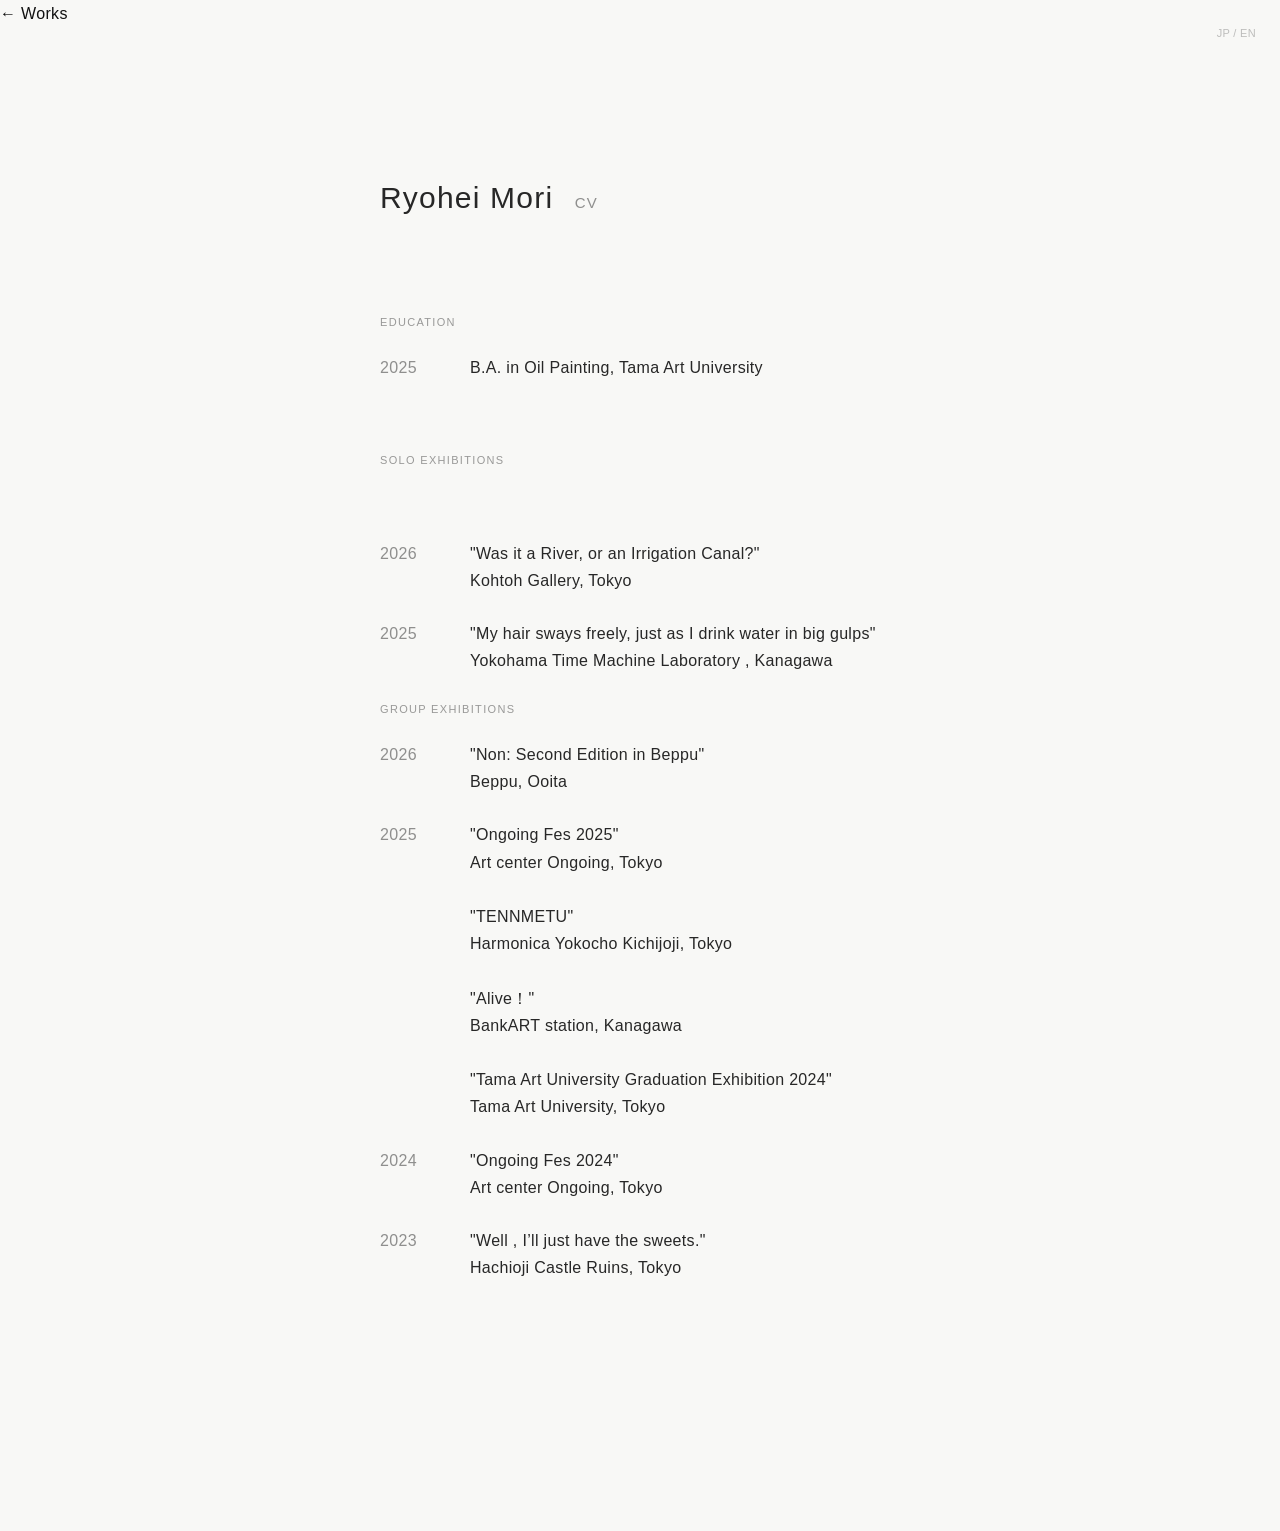
<file: cv.html>
<!DOCTYPE html>
<html lang="ja">

<head>
  <meta charset="UTF-8" />
  <meta name="viewport" content="width=device-width, initial-scale=1.0" />

  <title>Ryohei Mori</title>

  <style>

/* ---------- CV PAGE ---------- */


.cv-page {

  max-width: 520px;

  margin: 0 auto;

  padding: 120px 24px 180px;

}

.cv-name {

  font-size: 30px;

  font-weight: 400;

  letter-spacing: 0.04em;

  margin-bottom: 90px;

}

.cv-label {

  font-size: 15px;

  opacity: 0.45;

  margin-left: 12px;

}

.cv-section {

  margin-bottom: 70px;

}

.cv-section h2 {

  font-size: 11px;

  font-weight: 400;

  letter-spacing: 0.12em;

  opacity: 0.45;

  margin-bottom: 22px;

  text-transform: uppercase;

}

.cv-section p {

  font-size: 13px;

  line-height: 2;

  margin: 0;

}

@media (max-width: 768px) {

  .cv-page {

    padding: 100px 24px 120px;

  }

  .cv-name {

    font-size: 24px;

    margin-bottom: 70px;

  }

}

    body {
  background: #f8f8f6;
  color: #111;
  font-family: Helvetica, Arial, sans-serif;
  line-height: 1.8;
  letter-spacing: 0.02em;
}


.section {
  max-width: 620px;
  margin: 0 auto;
  padding: 120px 24px;
}

.section-title {
  font-size: 12px;
  opacity: 0.6;
  margin-bottom: 60px;
  letter-spacing: 0.08em;
}

/* テキスト全体を少し整列 */
p {
  font-size: 13px;
  margin-bottom: 18px;
}

/* 見出しを少し硬く */
strong {
  font-size: 11px;
  letter-spacing: 0.12em;
  opacity: 0.7;
  display: block;
  margin-top: 40px;
  margin-bottom: 14px;
}

/* JP/ENの切り替えを安定させる */
.jp, .en {
  display: block;
}

/* ENは少しだけ軽く */
.en {
  opacity: 0.9;
}

    html {
      scroll-behavior: smooth;
    }

    body {
      margin: 0;
      background: #f8f8f6;
      color: #111;
      font-family: Helvetica, Arial, sans-serif;
      font-weight: 400;
      letter-spacing: 0.02em;
      line-height: 1.7;
      -webkit-font-smoothing: antialiased;
    }

    a {
      color: inherit;
      text-decoration: none;
    }

    img {
      width: 100%;
      display: block;
    }

    /* ---------- language switch ---------- */

    .language-switch {
      position: absolute;
      top: 24px;
      right: 24px;
      z-index: 300;

      font-size: 11px;

      opacity: 0.25;

      transition: opacity 0.3s ease;
    }

    .language-switch:hover {
      opacity: 0.8;
    }

    .language-switch span {
      cursor: pointer;
    }

    .en {
      display: none;
    }

   

    /* ---------- hero ---------- */

    .hero {
      min-height: 100vh;
      display: flex;
      align-items: center;
      padding-left: 24px;
    }

    .hero-title {
      font-size: 32px;
      letter-spacing: 0.05em;
    }

    /* ---------- year navigation ---------- */

    .year-nav {
      width: 92%;
      max-width: 1100px;
      margin: 0 auto;
      padding-bottom: 180px;
      font-size: 14px;
    }

    .year-nav a {
      display: block;
      margin-bottom: 18px;

      opacity: 0.35;

      transition: opacity 0.3s ease;
    }

    .year-nav a:hover {
      opacity: 1;
    }

    /* ---------- works ---------- */

.work-image {
  margin-bottom: 24px;
}
    .works {
      width: 92%;
      max-width: 1100px;
      margin: 0 auto;
      padding-bottom: 240px;
    }

    .year-section {
      margin-bottom: 220px;
    }

    .year-title {
      font-size: 18px;
      margin-bottom: 80px;
      opacity: 0.35;
    }

    .work {
      margin-bottom: 180px;
    }

    .work-image {
      overflow: hidden;
    }

    .work-image img {
      transition: transform 8s ease;
    }

    .work:hover .work-image img {
      transform: scale(1.015);
    }

    .work-info {
      margin-top: 14px;
      max-width: 640px;
    }

    .work-title {
      font-size: 14px;
      margin-bottom: 6px;
    }

    .work-meta {
      font-size: 11px;
      opacity: 0.55;
      margin-bottom: 18px;
    }

    .work-text {
      font-size: 13px;
      opacity: 0.85;
     white-space: pre-line;
 max-width: 720px;
}

/* ---------- image caption ---------- */

.image-caption {

  margin-top: 10px;
  margin-bottom: 42px;

  font-size: 11px;

  opacity: 0.45;

  line-height: 1.6;

}
/* ---------- horizontal gallery ---------- */

.gallery-scroll {

  display: flex;

  gap: 28px;

  overflow-x: auto;

  align-items: center;

  padding-bottom: 20px;

  scroll-behavior: smooth;

}

.gallery-scroll::-webkit-scrollbar {

  height: 4px;

}

.gallery-scroll::-webkit-scrollbar-thumb {

  background: rgba(0,0,0,0.15);

}

.gallery-item {

  width: 50%;

  flex-shrink: 0;

}

.gallery-item img {

  width: 100%;

  display: block;

}
    /* ---------- section ---------- */

    .section {
      width: 92%;
      max-width: 700px;
      margin: 0 auto;
      padding-bottom: 180px;
    }

    .section-title {
      font-size: 12px;
      opacity: 0.5;
      margin-bottom: 50px;
    }

    .news-entry {
      margin-bottom: 34px;
    }

    .news-date {
      font-size: 11px;
      opacity: 0.5;
      margin-bottom: 4px;
    }

    .news-text {
      font-size: 13px;
    }

    /* ---------- animation ---------- */

    .float {
      animation: drift 10s ease-in-out infinite;
    }

    @keyframes drift {

      0% {
        transform: translateY(0px);
      }

      50% {
        transform: translateY(1.5px);
      }

      100% {
        transform: translateY(0px);
      }

    }

    /* ---------- mobile ---------- */

    @media (max-width: 768px) {

      nav {
        top: 18px;
        left: 18px;
      }

      .language-switch {
        top: 18px;
        right: 18px;
      }

      .hero {
        padding-left: 18px;
      }

      .hero-title {
        font-size: 22px;
      }

      .year-title {
        margin-bottom: 50px;
      }

      .work {
        margin-bottom: 110px;
      }

    }

/* ---------- CV ITEM ---------- */

.cv-item {

  display: flex;

  margin-bottom: 26px;

}

.cv-year {

  width: 90px;

  flex-shrink: 0;

  opacity: 0.45;

}

.cv-detail {

  flex: 1;

}

@media (max-width: 768px) {

  .cv-item {

    display: block;

  }

  .cv-year {

    width: auto;

    margin-bottom: 4px;

  }

}
  </style>
</head>

<body>

  <!-- language switch -->

  <div class="language-switch">

    <span onclick="setLanguage('jp')">JP</span>
    /
    <span onclick="setLanguage('en')">EN</span>

  </div>

  <!-- top navigation -->

  <nav>

   <a href="index.html">← Works</a>
  </nav>

  



  <!-- hero -->

 <section class="cv-page" id="cv">

  <h1 class="cv-name">

    <span class="jp">森椋平</span>
    <span class="en">Ryohei Mori</span>

    <span class="cv-label">CV</span>

  </h1>

  <!-- Education -->

  <div class="cv-section">

    <h2>

      <span class="jp">学歴</span>
      <span class="en">Education</span>

    </h2>

    
<div class="cv-item">

  <div class="cv-year">
    2025
  </div>

  <div class="cv-detail">

    <span class="jp">
      多摩美術大学 美術学部 絵画学科油画専攻 卒業
    </span>

    <span class="en">
      B.A. in Oil Painting, Tama Art University
    </span>

  </div>

</div>
  </div>

  <!-- Solo Exhibitions -->

  <div class="cv-section">

    <h2>

      <span class="jp">個展</span>
      <span class="en">Solo Exhibitions</span>

    </h2>

   

  </div>

    <div class="cv-item">

  <div class="cv-year">
    2026
  </div>

  <div class="cv-detail">

    <span class="jp">
      「それは川だったか、用水路だったか」<br>
      光灯｜東京
    </span>

    <span class="en">
      "Was it a River, or an Irrigation Canal?"<br>
      Kohtoh Gallery, Tokyo
    </span>

  </div>

</div>

 <div class="cv-item">

  <div class="cv-year">
    2025
  </div>

  <div class="cv-detail">

    <span class="jp">
      「わたしの髪は自由にゆれる、ごくごくと水を飲むように」<br>
      横浜タイムマシーン研究所｜神奈川
    </span>

    <span class="en">
      "My hair sways freely, just as I drink water in big gulps"<br>
     Yokohama Time Machine Laboratory , Kanagawa
    </span>

  </div>

</div>

  </div>
  <!-- Group Exhibitions -->

  <div class="cv-section">

    <h2>

      <span class="jp">グループ展</span>
      <span class="en">Group Exhibitions</span>

    </h2>

    <div class="cv-item">

  <div class="cv-year">
    2026
  </div>

  <div class="cv-detail">

    <span class="jp">
      「ノン　第二回in別府」<br>
      別府市内｜大分
    </span>

    <span class="en">
      "Non: Second Edition in Beppu"<br>
      Beppu, Ooita
    </span>

  </div>

</div>

 <div class="cv-item">

  <div class="cv-year">
    2025
  </div>

  <div class="cv-detail">

    <span class="jp">
      「Ongoing Fes 2025」<br>
      アートセンターオンゴーイング｜東京

      <br><br>

  「点滅」<br>
      ハモニカ横丁吉祥寺｜東京

       <br><br>

  「アライブ！展」<br>
      BankART Station｜神奈川

      <br><br>

  「2024年度多摩美術大学美術学部卒業制作展」<br>
      多摩美術大学　八王子キャンパス｜東京

    </span>

    <span class="en">
      "Ongoing Fes 2025"<br>
      Art center Ongoing, Tokyo
<br><br>
 "TENNMETU"<br>
      Harmonica Yokocho Kichijoji, Tokyo
<br><br>
       "Alive！"<br>
      BankART station, Kanagawa
      <br><br>
 "Tama Art University Graduation Exhibition 2024"<br>
   Tama Art University, Tokyo   
    </span>

  </div>
 

</div>

  <div class="cv-item">

  <div class="cv-year">
    2024
  </div>

  <div class="cv-detail">

    <span class="jp">
      「Ongoing Fes 2024」<br>
      アートセンターオンゴーイング｜東京
    </span>

    <span class="en">
      "Ongoing Fes 2024"<br>
       Art center Ongoing, Tokyo
    </span>

  </div>

</div>

 <div class="cv-item">

  <div class="cv-year">
    2023
  </div>

  <div class="cv-detail">

    <span class="jp">
      「では、お菓子だけいただきますわ」<br>
      八王子城跡｜東京
    </span>

    <span class="en">
      "Well , I’ll just have the sweets."<br>
       Hachioji Castle Ruins, Tokyo
    </span>

  </div>

</div>



  </div>

</section>




 

  <!-- script -->

  <script>

    function toggleMenu() {

      const menu = document.getElementById("popupMenu");

      menu.classList.toggle("active");

    }

    const menuButton = document.querySelector(".menu-button");

    window.addEventListener("scroll", () => {

      if (window.scrollY > 120) {

        menuButton.classList.add("visible");

      } else {

        menuButton.classList.remove("visible");

      }

    });

    function setLanguage(lang) {

      const jp = document.querySelectorAll('.jp');
      const en = document.querySelectorAll('.en');

      if (lang === 'jp') {

        jp.forEach(el => el.style.display = 'inline');
        en.forEach(el => el.style.display = 'none');

      } else {

        jp.forEach(el => el.style.display = 'none');
        en.forEach(el => el.style.display = 'inline');

      }

    }

    setLanguage('en');
    const gallery = document.querySelector('.gallery-scroll');

gallery.addEventListener('wheel', (e) => {

  e.preventDefault();

  gallery.scrollLeft += e.deltaY;

});

  </script>

</body>

</html>
</file>
